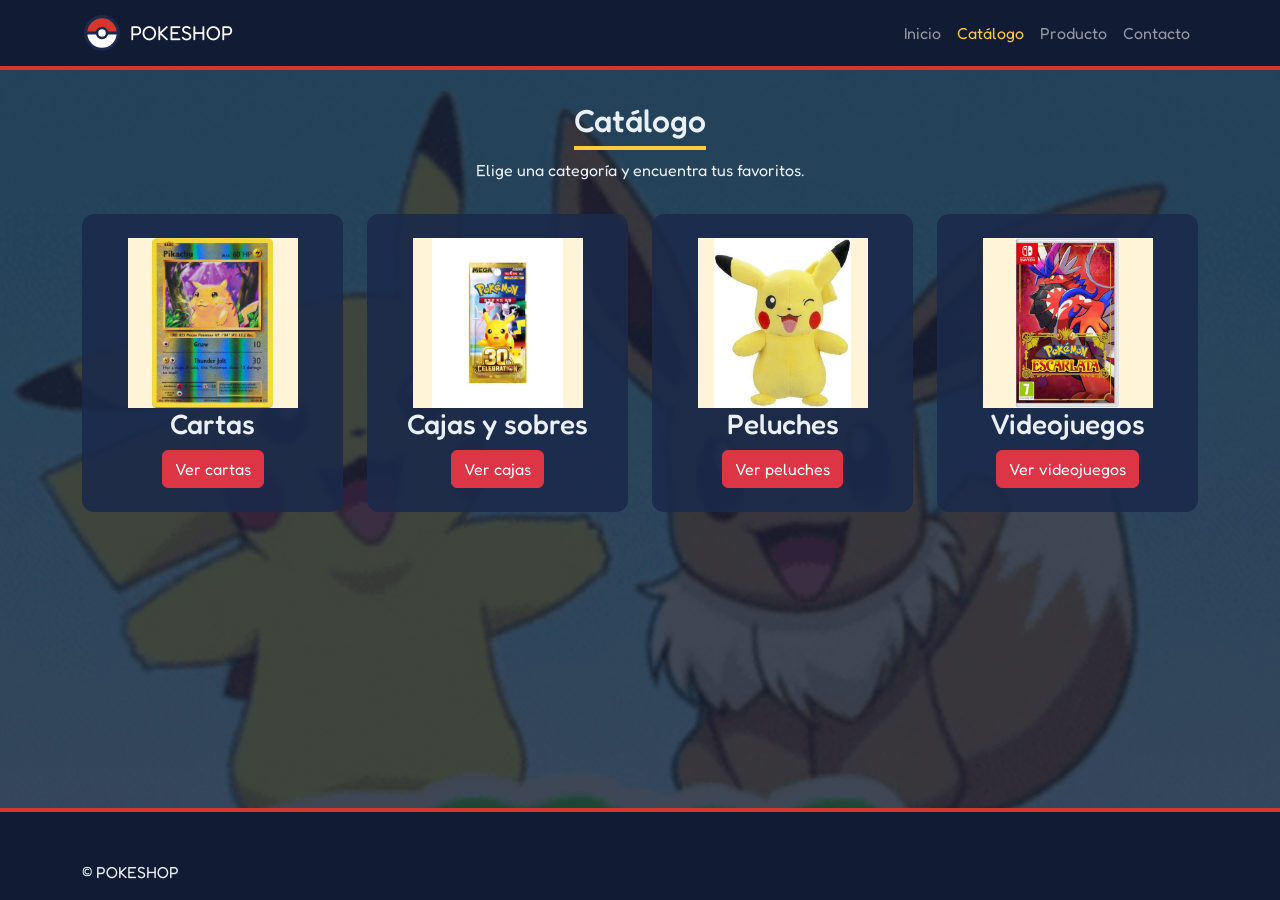
<file: POKESHOP/catalogo.html>
<!DOCTYPE html>

<html lang="es">
<!-- Aquí pongo la configuración y los archivos que necesita la página. -->
<head>
    
    <meta charset="UTF-8">
    
    <meta name="viewport" content="width=device-width, initial-scale=1">
    
    <title>POKESHOP | Catálogo</title>

    <link href="https://fonts.googleapis.com/css2?family=Fredoka:wght@400;500;600&display=swap" rel="stylesheet">
    <!-- Bootstrap -->
    <!-- Cargo los estilos de bootstrap para usar sus diseños. -->
    <link href="https://cdn.jsdelivr.net/npm/bootstrap@5.3.3/dist/css/bootstrap.min.css" rel="stylesheet">

    <link href="css/style.css" rel="stylesheet">
</head>

<body class="d-flex flex-column min-vh-100">
  <!-- Esta parte contiene la cabecera de la página. -->
  <header>
    
    <nav class="navbar navbar-expand-lg navbar-poke sticky-top" data-bs-theme="dark" aria-label="Navegación principal">
      
      <div class="container">
        
        <a class="navbar-brand d-flex align-items-center gap-2" href="index.html">

          <img src="img/logo.svg" alt="" width="40" height="40">
          <span>POKESHOP</span>
        </a>
        
        <button class="navbar-toggler" type="button" data-bs-toggle="collapse" data-bs-target="#menuPrincipal"
                aria-controls="menuPrincipal" aria-expanded="false" aria-label="Abrir o cerrar el menú">
          
          <span class="navbar-toggler-icon"></span>
        </button>
        <!-- Aquí están los enlaces del menú de navegación. -->
        <div class="collapse navbar-collapse" id="menuPrincipal">
          
          <ul class="navbar-nav ms-auto mb-2 mb-lg-0">
            
            <li class="nav-item"><a class="nav-link" href="index.html">Inicio</a></li>
            
            <li class="nav-item"><a class="nav-link active" aria-current="page" href="catalogo.html">Catálogo</a></li>
            
            <li class="nav-item"><a class="nav-link" href="producto.html">Producto</a></li>
            
            <li class="nav-item"><a class="nav-link" href="contacto.html">Contacto</a></li>
          </ul>
        </div>
      </div>
    </nav>
  </header>

<main class="container tienda-main flex-grow-1">

    <section class="presentacion">
        <!-- Este es el título de esta sección. -->
        <h2>Catálogo</h2>
        
        <p>Elige una categoría y encuentra tus favoritos.</p>
    </section>

    <!-- Esta sección muestra los productos de esta categoría. -->
    <section class="productos productos-4" id="productos">

        <article class="tarjeta">
            
            <img src="img/cartapika.jpg" alt="Carta Pikachu">
            
            <h3>Cartas</h3>
            <!-- Este enlace permite ir a otra página o sección. -->
            <a href="cartas.html" class="btn btn-danger">Ver cartas</a>
        </article>

        <article class="tarjeta">
            
            <img src="img/sobre.jpg" alt="Sobre de cartas">
            
            <h3>Cajas y sobres</h3>
            <!-- Este enlace permite ir a otra página o sección. -->
            <a href="cajas.html" class="btn btn-danger">Ver cajas</a>
        </article>

        <article class="tarjeta">
            
            <img src="img/peluchepika.jpg" alt="Peluche Pikachu">
            
            <h3>Peluches</h3>
            <!-- Este enlace permite ir a otra página o sección. -->
            <a href="peluches.html" class="btn btn-danger">Ver peluches</a>
        </article>

        <article class="tarjeta">
            
            <img src="img/videojuego1.jpg" alt="Pokémon Escarlata">
            
            <h3>Videojuegos</h3>
            <!-- Este enlace permite ir a otra página o sección. -->
            <a href="videojuegos.html" class="btn btn-danger">Ver videojuegos</a>
        </article>

    </section>

</main>

  <footer class="footer-poke pt-5 pb-3">
    
    <div class="container">
      
      <p class="mb-0">&copy; POKESHOP</p>
    </div>
  </footer>

  <!-- Cargo javascript de bootstrap para que funcionen sus elementos interactivos. -->
  <script src="https://cdn.jsdelivr.net/npm/bootstrap@5.3.3/dist/js/bootstrap.bundle.min.js"></script>
</body>
</html>
</file>
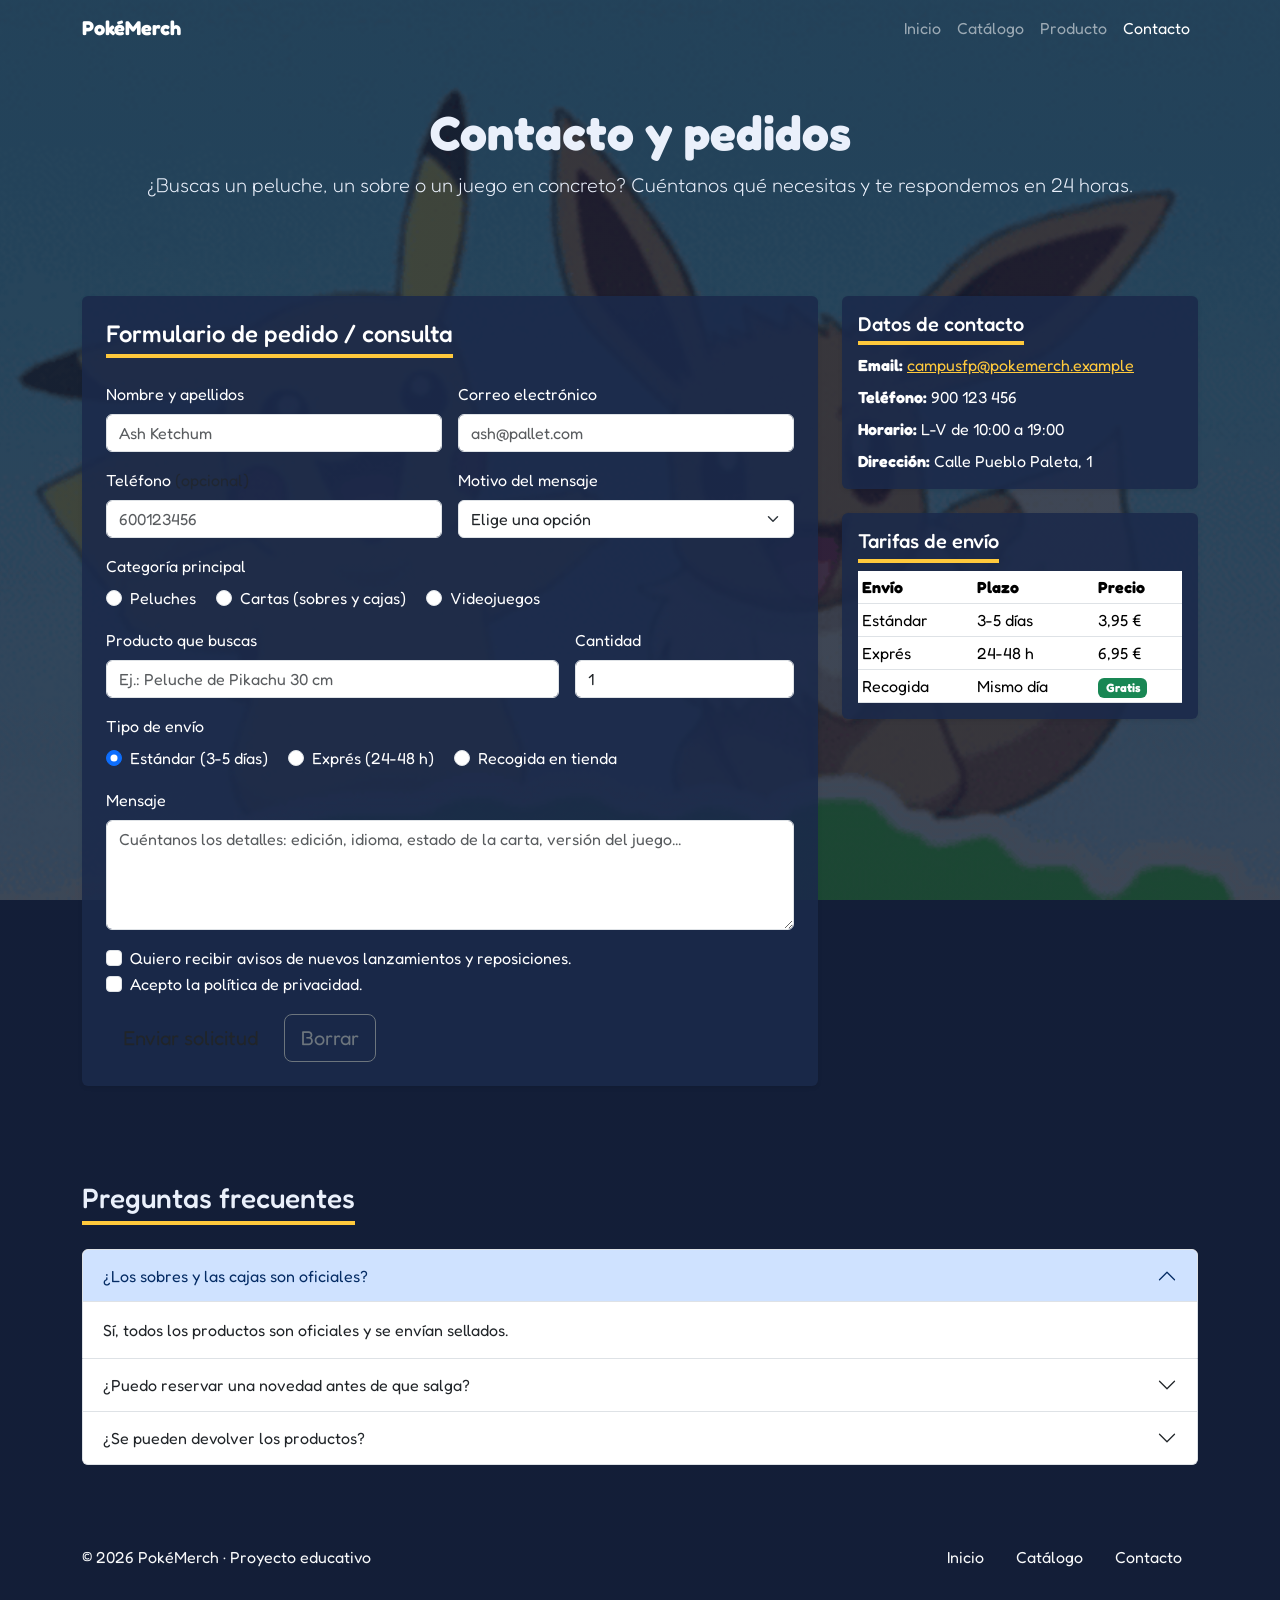
<file: POKESHOP/contacto.html>
<!DOCTYPE html>
<html lang="es">
<head>
  <meta charset="UTF-8">
  <meta name="viewport" content="width=device-width, initial-scale=1">
  <title>Contacto y pedidos | PokéMerch</title>
  <link href="https://fonts.googleapis.com/css2?family=Fredoka:wght@400;500;600&display=swap" rel="stylesheet">
  <link href="https://cdn.jsdelivr.net/npm/bootstrap@5.3.3/dist/css/bootstrap.min.css" rel="stylesheet">
  <link href="css/style.css" rel="stylesheet">
</head>
<body>

  <header>
    <nav class="navbar navbar-expand-lg navbar-dark bg-pokered sticky-top">
      <div class="container">
        <a class="navbar-brand fw-bold" href="index.html">PokéMerch</a>
        <button class="navbar-toggler" type="button" data-bs-toggle="collapse" data-bs-target="#menu" aria-controls="menu" aria-expanded="false" aria-label="Abrir menú">
          <span class="navbar-toggler-icon"></span>
        </button>
        <div class="collapse navbar-collapse" id="menu">
          <ul class="navbar-nav ms-auto">
            <li class="nav-item"><a class="nav-link" href="index.html">Inicio</a></li>
            <li class="nav-item"><a class="nav-link" href="catalogo.html">Catálogo</a></li>
            <li class="nav-item"><a class="nav-link" href="producto.html">Producto</a></li>
            <li class="nav-item"><a class="nav-link active" aria-current="page" href="contacto.html">Contacto</a></li>
          </ul>
        </div>
      </div>
    </nav>
  </header>

  <main>
    <!-- Cabecera de la página -->
    <section class="page-hero text-center py-5">
      <div class="container">
        <h1 class="display-5 fw-bold">Contacto y pedidos</h1>
        <p class="lead mb-0">¿Buscas un peluche, un sobre o un juego en concreto? Cuéntanos qué necesitas y te respondemos en 24 horas.</p>
      </div>
    </section>

    <section class="py-5">
      <div class="container">
        <div class="row g-4">

          <!-- Formulario -->
          <div class="col-12 col-lg-8">
            <div class="card shadow-sm border-0">
              <div class="card-body p-4">
                <h2 class="h4 mb-4">Formulario de pedido / consulta</h2>

                <div id="mensaje-ok" class="alert alert-success d-none" role="alert">
                  ¡Gracias! Hemos recibido tu solicitud y te contestaremos pronto.
                </div>

                <form id="form-contacto" class="needs-validation" novalidate>
                  <div class="row g-3">

                    <div class="col-md-6">
                      <label for="nombre" class="form-label">Nombre y apellidos</label>
                      <input type="text" class="form-control" id="nombre" name="nombre" minlength="3" placeholder="Ash Ketchum" required>
                      <div class="invalid-feedback">Escribe tu nombre (mínimo 3 caracteres).</div>
                    </div>

                    <div class="col-md-6">
                      <label for="email" class="form-label">Correo electrónico</label>
                      <input type="email" class="form-control" id="email" name="email" placeholder="ash@pallet.com" required>
                      <div class="invalid-feedback">Introduce un correo válido.</div>
                    </div>

                    <div class="col-md-6">
                      <label for="telefono" class="form-label">Teléfono <span class="text-muted">(opcional)</span></label>
                      <input type="tel" class="form-control" id="telefono" name="telefono" pattern="[0-9]{9}" placeholder="600123456">
                      <div class="invalid-feedback">Debe tener 9 dígitos.</div>
                    </div>

                    <div class="col-md-6">
                      <label for="motivo" class="form-label">Motivo del mensaje</label>
                      <select class="form-select" id="motivo" name="motivo" required>
                        <option value="" selected disabled>Elige una opción</option>
                        <option value="pedido">Quiero hacer un pedido</option>
                        <option value="disponibilidad">Consultar disponibilidad</option>
                        <option value="reserva">Reservar una caja de sobres</option>
                        <option value="incidencia">Incidencia con un pedido</option>
                        <option value="otro">Otro</option>
                      </select>
                      <div class="invalid-feedback">Selecciona un motivo.</div>
                    </div>

                    <!-- Tipo de producto -->
                    <fieldset class="col-12">
                      <legend class="form-label fs-6">Categoría principal</legend>
                      <div class="form-check form-check-inline">
                        <input class="form-check-input" type="radio" name="categoria" id="cat-peluches" value="peluches" required>
                        <label class="form-check-label" for="cat-peluches">Peluches</label>
                      </div>
                      <div class="form-check form-check-inline">
                        <input class="form-check-input" type="radio" name="categoria" id="cat-cartas" value="cartas">
                        <label class="form-check-label" for="cat-cartas">Cartas (sobres y cajas)</label>
                      </div>
                      <div class="form-check form-check-inline">
                        <input class="form-check-input" type="radio" name="categoria" id="cat-juegos" value="videojuegos">
                        <label class="form-check-label" for="cat-juegos">Videojuegos</label>
                      </div>
                    </fieldset>

                    <div class="col-md-8">
                      <label for="producto" class="form-label">Producto que buscas</label>
                      <input type="text" class="form-control" id="producto" name="producto" placeholder="Ej.: Peluche de Pikachu 30 cm" required>
                      <div class="invalid-feedback">Indica qué producto te interesa.</div>
                    </div>

                    <div class="col-md-4">
                      <label for="cantidad" class="form-label">Cantidad</label>
                      <input type="number" class="form-control" id="cantidad" name="cantidad" min="1" max="20" value="1" required>
                      <div class="invalid-feedback">Entre 1 y 20 unidades.</div>
                    </div>

                    <!-- Envío -->
                    <fieldset class="col-12">
                      <legend class="form-label fs-6">Tipo de envío</legend>
                      <div class="form-check form-check-inline">
                        <input class="form-check-input" type="radio" name="envio" id="envio-estandar" value="estandar" checked>
                        <label class="form-check-label" for="envio-estandar">Estándar (3-5 días)</label>
                      </div>
                      <div class="form-check form-check-inline">
                        <input class="form-check-input" type="radio" name="envio" id="envio-express" value="express">
                        <label class="form-check-label" for="envio-express">Exprés (24-48 h)</label>
                      </div>
                      <div class="form-check form-check-inline">
                        <input class="form-check-input" type="radio" name="envio" id="envio-recogida" value="recogida">
                        <label class="form-check-label" for="envio-recogida">Recogida en tienda</label>
                      </div>
                    </fieldset>

                    <div class="col-12">
                      <label for="mensaje" class="form-label">Mensaje</label>
                      <textarea class="form-control" id="mensaje" name="mensaje" rows="4" minlength="10" maxlength="500" placeholder="Cuéntanos los detalles: edición, idioma, estado de la carta, versión del juego..." required></textarea>
                      <div class="invalid-feedback">Escribe al menos 10 caracteres.</div>
                    </div>

                    <div class="col-12">
                      <div class="form-check">
                        <input class="form-check-input" type="checkbox" id="newsletter" name="newsletter">
                        <label class="form-check-label" for="newsletter">Quiero recibir avisos de nuevos lanzamientos y reposiciones.</label>
                      </div>
                      <div class="form-check">
                        <input class="form-check-input" type="checkbox" id="privacidad" name="privacidad" required>
                        <label class="form-check-label" for="privacidad">Acepto la política de privacidad.</label>
                        <div class="invalid-feedback">Debes aceptarla para enviar el formulario.</div>
                      </div>
                    </div>

                    <div class="col-12 d-flex flex-wrap gap-2">
                      <button type="submit" class="btn btn-pokered btn-lg">Enviar solicitud</button>
                      <button type="reset" class="btn btn-outline-secondary btn-lg">Borrar</button>
                    </div>

                  </div>
                </form>
              </div>
            </div>
          </div>

          <!-- Columna lateral -->
          <aside class="col-12 col-lg-4">
            <div class="card shadow-sm border-0 mb-4">
              <div class="card-body">
                <h2 class="h5">Datos de contacto</h2>
                <ul class="list-unstyled mb-0">
                  <li class="mb-2"><strong>Email:</strong> <a href="mailto:campusfp@pokemerch.example">campusfp@pokemerch.example</a></li>
                  <li class="mb-2"><strong>Teléfono:</strong> 900 123 456</li>
                  <li class="mb-2"><strong>Horario:</strong> L-V de 10:00 a 19:00</li>
                  <li><strong>Dirección:</strong> Calle Pueblo Paleta, 1</li>
                </ul>
              </div>
            </div>

            <div class="card shadow-sm border-0">
              <div class="card-body">
                <h2 class="h5">Tarifas de envío</h2>
                <div class="table-responsive">
                  <table class="table table-sm align-middle mb-0">
                    <thead>
                      <tr><th scope="col">Envío</th><th scope="col">Plazo</th><th scope="col">Precio</th></tr>
                    </thead>
                    <tbody>
                      <tr><td>Estándar</td><td>3-5 días</td><td>3,95 €</td></tr>
                      <tr><td>Exprés</td><td>24-48 h</td><td>6,95 €</td></tr>
                      <tr><td>Recogida</td><td>Mismo día</td><td><span class="badge bg-success">Gratis</span></td></tr>
                    </tbody>
                  </table>
                </div>
              </div>
            </div>
          </aside>
        </div>
      </div>
    </section>

    <!-- Preguntas frecuentes -->
    <section class="py-5 bg-soft" id="faq">
      <div class="container">
        <h2 class="h3 text-center mb-4">Preguntas frecuentes</h2>
        <div class="accordion mx-auto" id="acordeon-faq">
          <div class="accordion-item">
            <h3 class="accordion-header">
              <button class="accordion-button" type="button" data-bs-toggle="collapse" data-bs-target="#faq1" aria-expanded="true" aria-controls="faq1">¿Los sobres y las cajas son oficiales?</button>
            </h3>
            <div id="faq1" class="accordion-collapse collapse show" data-bs-parent="#acordeon-faq">
              <div class="accordion-body">Sí, todos los productos son oficiales y se envían sellados.</div>
            </div>
          </div>
          <div class="accordion-item">
            <h3 class="accordion-header">
              <button class="accordion-button collapsed" type="button" data-bs-toggle="collapse" data-bs-target="#faq2" aria-expanded="false" aria-controls="faq2">¿Puedo reservar una novedad antes de que salga?</button>
            </h3>
            <div id="faq2" class="accordion-collapse collapse" data-bs-parent="#acordeon-faq">
              <div class="accordion-body">Sí. Elige «Reservar una caja de sobres» en el formulario y te avisaremos cuando llegue.</div>
            </div>
          </div>
          <div class="accordion-item">
            <h3 class="accordion-header">
              <button class="accordion-button collapsed" type="button" data-bs-toggle="collapse" data-bs-target="#faq3" aria-expanded="false" aria-controls="faq3">¿Se pueden devolver los productos?</button>
            </h3>
            <div id="faq3" class="accordion-collapse collapse" data-bs-parent="#acordeon-faq">
              <div class="accordion-body">Tienes 14 días para devolver peluches y videojuegos sin abrir. Los sobres sellados también se pueden devolver si no se han abierto.</div>
            </div>
          </div>
        </div>
      </div>
    </section>
  </main>

  <footer class="bg-pokedark text-light py-4">
    <div class="container d-flex flex-column flex-md-row justify-content-between align-items-center gap-2">
      <p class="mb-0">&copy; 2026 PokéMerch · Proyecto educativo</p>
      <ul class="nav">
        <li class="nav-item"><a class="nav-link text-light" href="index.html">Inicio</a></li>
        <li class="nav-item"><a class="nav-link text-light" href="catalogo.html">Catálogo</a></li>
        <li class="nav-item"><a class="nav-link text-light" href="contacto.html">Contacto</a></li>
      </ul>
    </div>
  </footer>

  <script src="https://cdn.jsdelivr.net/npm/bootstrap@5.3.3/dist/js/bootstrap.bundle.min.js"></script>
  <script>
    // Validación con Bootstrap y mensaje de confirmación (sin backend)
    const form = document.getElementById('form-contacto');
    const ok = document.getElementById('mensaje-ok');

    form.addEventListener('submit', function (e) {
      e.preventDefault();
      if (!form.checkValidity()) {
        e.stopPropagation();
        form.classList.add('was-validated');
        return;
      }
      ok.classList.remove('d-none');
      form.reset();
      form.classList.remove('was-validated');
      ok.scrollIntoView({ behavior: 'smooth', block: 'center' });
    });

    form.addEventListener('reset', function () {
      form.classList.remove('was-validated');
    });
  </script>
</body>
</html>
</file>
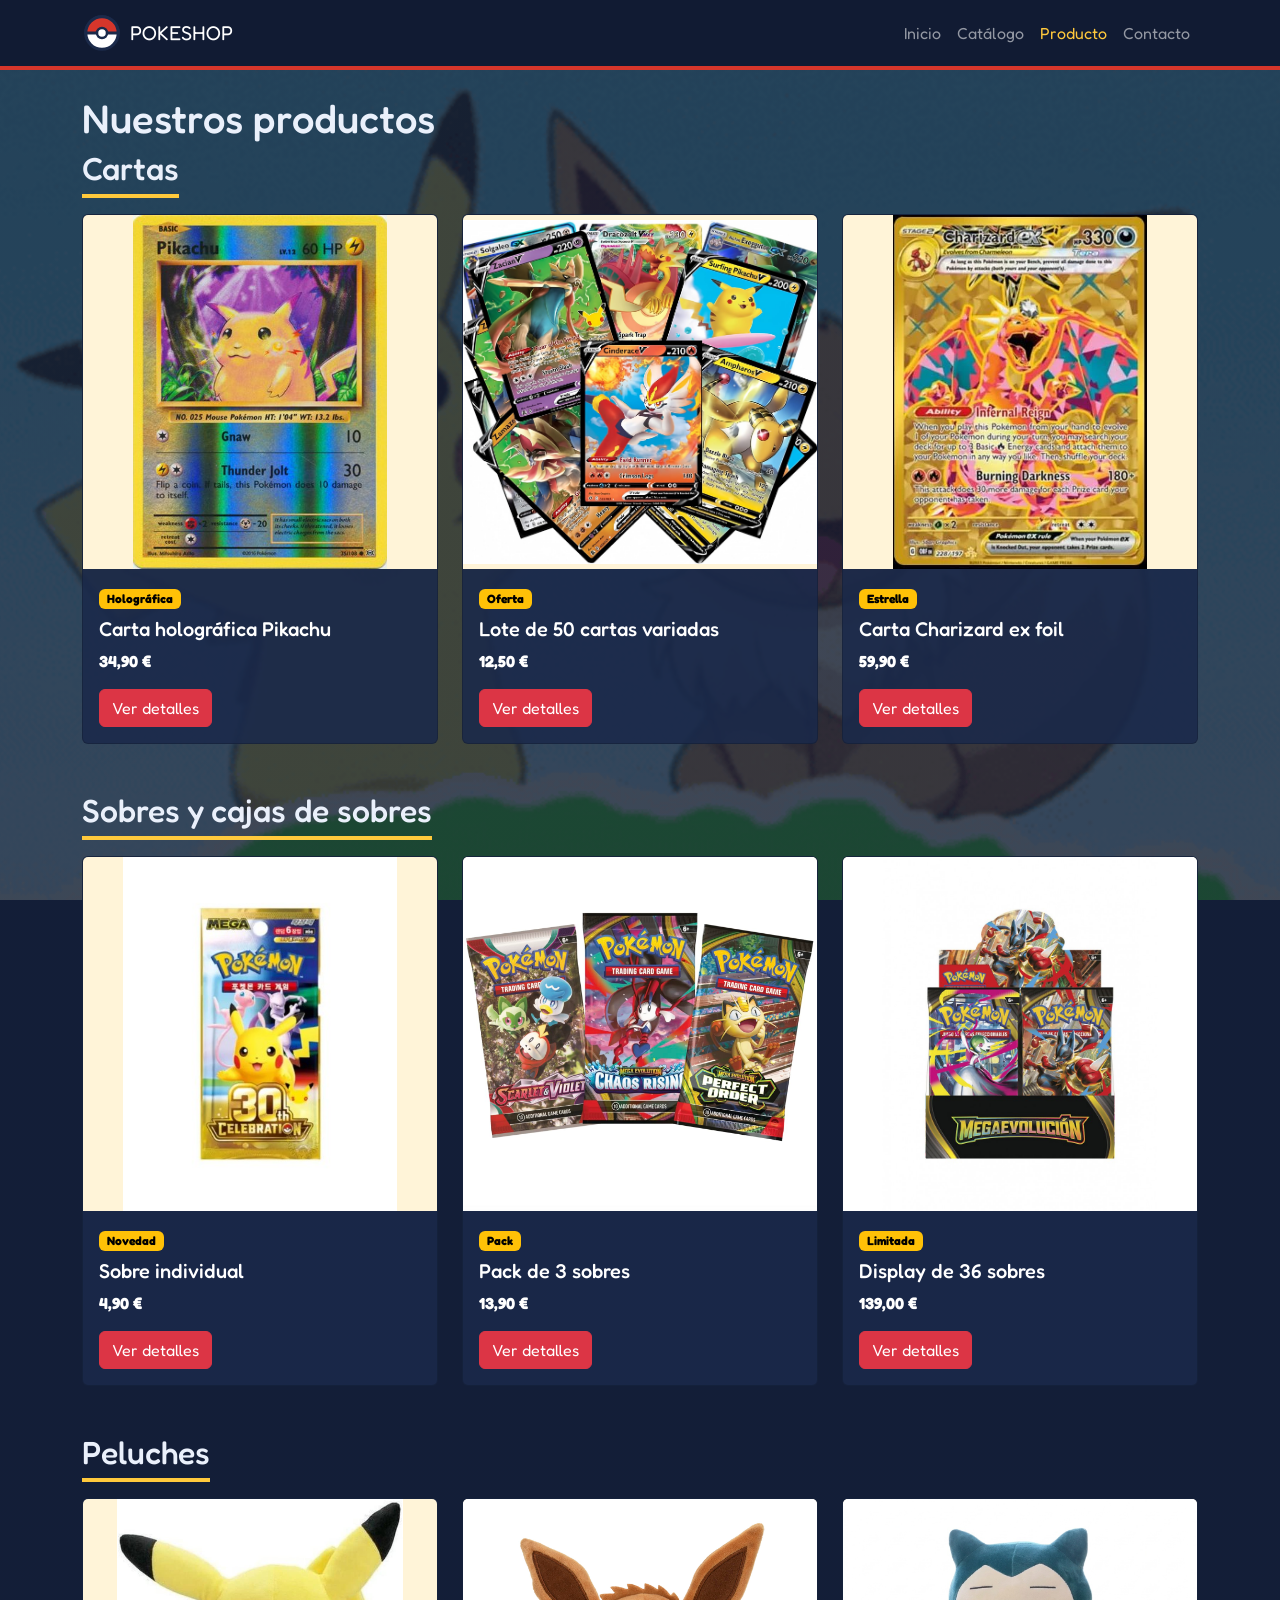
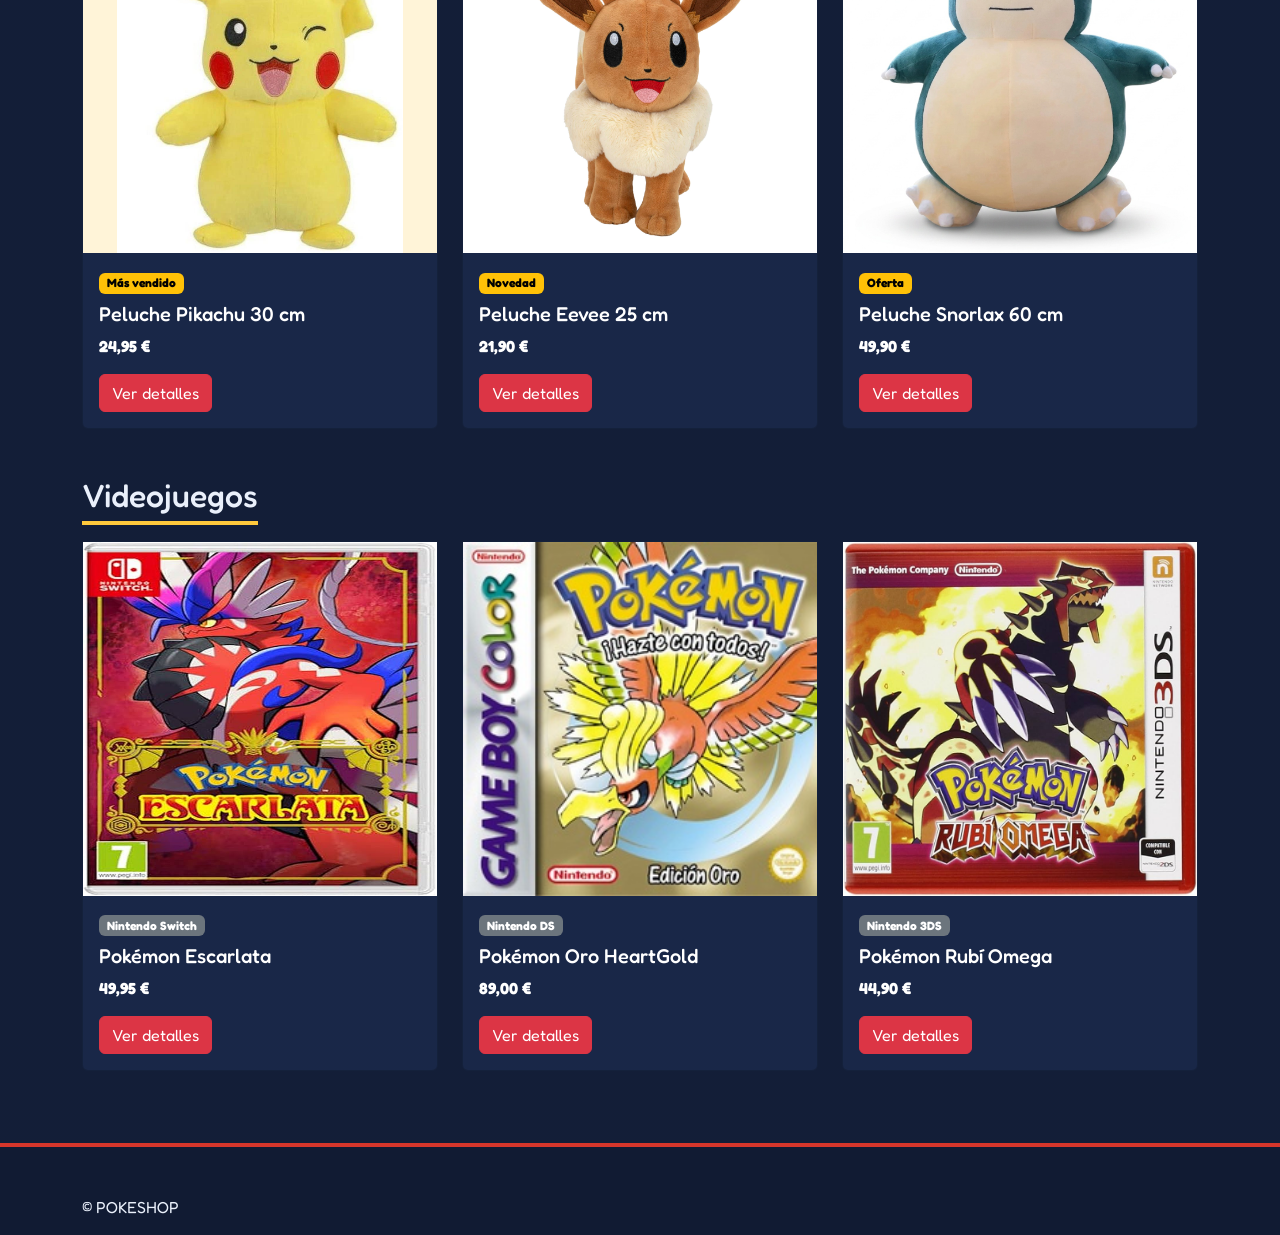
<file: POKESHOP/producto.html>
<!DOCTYPE html>

<html lang="es">
<!-- Aquí pongo la configuración y los archivos que necesita la página. -->
<head>
    
    <meta charset="UTF-8">
    
    <meta name="viewport" content="width=device-width, initial-scale=1">
    
    <title>POKESHOP | Productos</title>

    <link href="https://fonts.googleapis.com/css2?family=Fredoka:wght@400;500;600&display=swap" rel="stylesheet">
    <!-- Bootstrap -->
    <!-- Cargo los estilos de bootstrap para usar sus diseños. -->
    <link href="https://cdn.jsdelivr.net/npm/bootstrap@5.3.3/dist/css/bootstrap.min.css" rel="stylesheet">

    <link href="css/style.css" rel="stylesheet">
</head>

<body class="pagina-productos">
  <!-- Esta parte contiene la cabecera de la página. -->
  <header>
    
    <nav class="navbar navbar-expand-lg navbar-poke sticky-top" data-bs-theme="dark" aria-label="Navegación principal">
      
      <div class="container">
        
        <a class="navbar-brand d-flex align-items-center gap-2" href="index.html">

          <img src="img/logo.svg" alt="" width="40" height="40">
          <span>POKESHOP</span>
        </a>
        
        <button class="navbar-toggler" type="button" data-bs-toggle="collapse" data-bs-target="#menuPrincipal"
                aria-controls="menuPrincipal" aria-expanded="false" aria-label="Abrir o cerrar el menú">
          
          <span class="navbar-toggler-icon"></span>
        </button>
        <!-- Aquí están los enlaces del menú de navegación. -->
        <div class="collapse navbar-collapse" id="menuPrincipal">
          
          <ul class="navbar-nav ms-auto mb-2 mb-lg-0">
            
            <li class="nav-item"><a class="nav-link" href="index.html">Inicio</a></li>
            
            <li class="nav-item"><a class="nav-link" href="catalogo.html">Catálogo</a></li>
            
            <li class="nav-item"><a class="nav-link active" aria-current="page" href="producto.html">Producto</a></li>
            
            <li class="nav-item"><a class="nav-link" href="contacto.html">Contacto</a></li>
          </ul>
        </div>
      </div>
    </nav>
  </header>

<main class="container py-4">
    
    <h1>Nuestros productos</h1>
    <!-- Esta sección agrupa una parte del contenido de la página. -->
    <section id="cartas" class="mb-5">
      <!-- Este es el título de esta sección. -->
      <h2 class="mb-3">Cartas</h2>
      
      <div class="row g-4">
        
        <div class="col-12 col-sm-6 col-lg-4">
          
          <article class="card h-100">
            
            <div class="ratio ratio-1x1">
              
              <img src="img/cartapika.jpg" class="card-img-top object-fit-contain" alt="Carta holográfica Pikachu">
            </div>
            
            <div class="card-body">
              <span class="badge text-bg-warning">Holográfica</span>
              
              <h3 class="card-title h5 mt-2">Carta holográfica Pikachu</h3>
              
              <p class="card-text fw-bold">34,90 €</p>
              <!-- Este enlace permite ir a otra página o sección. -->
              <a href="cartas.html" class="btn btn-danger">Ver detalles</a>
            </div>
          </article>
        </div>
        
        <div class="col-12 col-sm-6 col-lg-4">
          
          <article class="card h-100">
            
            <div class="ratio ratio-1x1">
              
              <img src="img/lote50.jpg" class="card-img-top object-fit-contain" alt="Lote de 50 cartas variadas">
            </div>
            
            <div class="card-body">
              <span class="badge text-bg-warning">Oferta</span>
              
              <h3 class="card-title h5 mt-2">Lote de 50 cartas variadas</h3>
              
              <p class="card-text fw-bold">12,50 €</p>
              <!-- Este enlace permite ir a otra página o sección. -->
              <a href="cartas.html" class="btn btn-danger">Ver detalles</a>
            </div>
          </article>
        </div>
        
        <div class="col-12 col-sm-6 col-lg-4">
          
          <article class="card h-100">
            
            <div class="ratio ratio-1x1">
              
              <img src="img/charizard.jpg" class="card-img-top object-fit-contain" alt="Carta Charizard ex foil">
            </div>
            
            <div class="card-body">
              <span class="badge text-bg-warning">Estrella</span>
              
              <h3 class="card-title h5 mt-2">Carta Charizard ex foil</h3>
              
              <p class="card-text fw-bold">59,90 €</p>
              <!-- Este enlace permite ir a otra página o sección. -->
              <a href="cartas.html" class="btn btn-danger">Ver detalles</a>
            </div>
          </article>
        </div>
      </div>
    </section>
    <!-- Esta sección agrupa una parte del contenido de la página. -->
    <section id="sobres" class="mb-5">
      <!-- Este es el título de esta sección. -->
      <h2 class="mb-3">Sobres y cajas de sobres</h2>
      
      <div class="row g-4">
        
        <div class="col-12 col-sm-6 col-lg-4">
          
          <article class="card h-100">
            
            <div class="ratio ratio-1x1">
              
              <img src="img/sobre.jpg" class="card-img-top object-fit-contain" alt="Sobre individual">
            </div>
            
            <div class="card-body">
              <span class="badge text-bg-warning">Novedad</span>
              
              <h3 class="card-title h5 mt-2">Sobre individual</h3>
              
              <p class="card-text fw-bold">4,90 €</p>
              <!-- Este enlace permite ir a otra página o sección. -->
              <a href="cajas.html" class="btn btn-danger">Ver detalles</a>
            </div>
          </article>
        </div>
        
        <div class="col-12 col-sm-6 col-lg-4">
          
          <article class="card h-100">
            
            <div class="ratio ratio-1x1">
              
              <img src="img/pack3.jpg" class="card-img-top object-fit-contain" alt="Pack de 3 sobres">
            </div>
            
            <div class="card-body">
              <span class="badge text-bg-warning">Pack</span>
              
              <h3 class="card-title h5 mt-2">Pack de 3 sobres</h3>
              
              <p class="card-text fw-bold">13,90 €</p>
              <!-- Este enlace permite ir a otra página o sección. -->
              <a href="cajas.html" class="btn btn-danger">Ver detalles</a>
            </div>
          </article>
        </div>
        
        <div class="col-12 col-sm-6 col-lg-4">
          
          <article class="card h-100">
            
            <div class="ratio ratio-1x1">
              
              <img src="img/display36.jpg" class="card-img-top object-fit-contain" alt="Display de 36 sobres">
            </div>
            
            <div class="card-body">
              <span class="badge text-bg-warning">Limitada</span>
              
              <h3 class="card-title h5 mt-2">Display de 36 sobres</h3>
              
              <p class="card-text fw-bold">139,00 €</p>
              <!-- Este enlace permite ir a otra página o sección. -->
              <a href="cajas.html" class="btn btn-danger">Ver detalles</a>
            </div>
          </article>
        </div>
      </div>
    </section>
    <!-- Esta sección agrupa una parte del contenido de la página. -->
    <section id="peluches" class="mb-5">
      <!-- Este es el título de esta sección. -->
      <h2 class="mb-3">Peluches</h2>
      
      <div class="row g-4">
        
        <div class="col-12 col-sm-6 col-lg-4">
          
          <article class="card h-100">
            
            <div class="ratio ratio-1x1">
              
              <img src="img/peluchepika.jpg" class="card-img-top object-fit-contain" alt="Peluche Pikachu 30 cm">
            </div>
            
            <div class="card-body">
              <span class="badge text-bg-warning">Más vendido</span>
              
              <h3 class="card-title h5 mt-2">Peluche Pikachu 30 cm</h3>
              
              <p class="card-text fw-bold">24,95 €</p>
              <!-- Este enlace permite ir a otra página o sección. -->
              <a href="peluches.html" class="btn btn-danger">Ver detalles</a>
            </div>
          </article>
        </div>
        
        <div class="col-12 col-sm-6 col-lg-4">
          
          <article class="card h-100">
            
            <div class="ratio ratio-1x1">
              
              <img src="img/pelucheeve.jpg" class="card-img-top object-fit-contain" alt="Peluche Eevee 25 cm">
            </div>
            
            <div class="card-body">
              <span class="badge text-bg-warning">Novedad</span>
              
              <h3 class="card-title h5 mt-2">Peluche Eevee 25 cm</h3>
              
              <p class="card-text fw-bold">21,90 €</p>
              <!-- Este enlace permite ir a otra página o sección. -->
              <a href="peluches.html" class="btn btn-danger">Ver detalles</a>
            </div>
          </article>
        </div>
        
        <div class="col-12 col-sm-6 col-lg-4">
          
          <article class="card h-100">
            
            <div class="ratio ratio-1x1">
              
              <img src="img/snorlax-peluche-gigante-frente.jpg" class="card-img-top object-fit-contain" alt="Peluche Snorlax 60 cm">
            </div>
            
            <div class="card-body">
              <span class="badge text-bg-warning">Oferta</span>
              
              <h3 class="card-title h5 mt-2">Peluche Snorlax 60 cm</h3>
              
              <p class="card-text fw-bold">49,90 €</p>
              <!-- Este enlace permite ir a otra página o sección. -->
              <a href="peluches.html" class="btn btn-danger">Ver detalles</a>
            </div>
          </article>
        </div>
      </div>
    </section>
    <!-- Esta sección agrupa una parte del contenido de la página. -->
    <section id="juegos" class="mb-5">
      <!-- Este es el título de esta sección. -->
      <h2 class="mb-3">Videojuegos</h2>
      
      <div class="row g-4">
        
        <div class="col-12 col-sm-6 col-lg-4">
          
          <article class="card h-100">
            
            <div class="ratio ratio-1x1">
              
              <img src="img/videojuego1.jpg">
            </div>
            
            <div class="card-body">
              <span class="badge text-bg-secondary">Nintendo Switch</span>
              
              <h3 class="card-title h5 mt-2">Pokémon Escarlata</h3>
              
              <p class="card-text fw-bold">49,95 €</p>
              <!-- Este enlace permite ir a otra página o sección. -->
              <a href="videojuegos.html" class="btn btn-danger">Ver detalles</a>
            </div>
          </article>
        </div>
        
        <div class="col-12 col-sm-6 col-lg-4">
          
          <article class="card h-100">
            
            <div class="ratio ratio-1x1">
              
              <img src="img/pokeoro.jpg">
            </div>
            
            <div class="card-body">
              <span class="badge text-bg-secondary">Nintendo DS</span>
              
              <h3 class="card-title h5 mt-2">Pokémon Oro HeartGold</h3>
              
              <p class="card-text fw-bold">89,00 €</p>
              <!-- Este enlace permite ir a otra página o sección. -->
              <a href="videojuegos.html" class="btn btn-danger">Ver detalles</a>
            </div>
          </article>
        </div>
        
        <div class="col-12 col-sm-6 col-lg-4">
          
          <article class="card h-100">
            
            <div class="ratio ratio-1x1">
              
              <img src="img/pokerubi.jpg">
            </div>
            
            <div class="card-body">
              <span class="badge text-bg-secondary">Nintendo 3DS</span>
              
              <h3 class="card-title h5 mt-2">Pokémon Rubí Omega</h3>
              
              <p class="card-text fw-bold">44,90 €</p>
              <!-- Este enlace permite ir a otra página o sección. -->
              <a href="videojuegos.html" class="btn btn-danger">Ver detalles</a>
            </div>
          </article>
        </div>
      </div>
    </section>
  </main>

  <footer class="footer-poke pt-5 pb-3">
    
    <div class="container">
      
      <p class="mb-0">&copy; POKESHOP</p>
    </div>
  </footer>

  <!-- Cargo javascript de bootstrap para que funcionen sus elementos interactivos. -->
  <script src="https://cdn.jsdelivr.net/npm/bootstrap@5.3.3/dist/js/bootstrap.bundle.min.js"></script>
</body>
</html>
</file>
<file: POKESHOP/css/style.css>
/* Colores de la página */
:root {
  --rojo: #d6362b;
  --azul: #1b2a4a;
  --azul-oscuro: #111b33;
  --amarillo: #ffc93c;
  --tarjeta: rgba(27, 42, 74, 0.88);
}

/* Estilo general */
body {
  font-family: "Fredoka", sans-serif;
  color: #eaf0fb;
  background: linear-gradient(rgba(17, 27, 51, 0.8), rgba(17, 27, 51, 0.8)), url("../img/fondo.gif") center / cover fixed;
  background-color: var(--azul);
}

html { scroll-padding-top: 90px; }

a { color: var(--amarillo); }
a:hover { color: #fff; }

/* Títulos */
main h2 {
  display: inline-block;
  padding-bottom: 0.35rem;
  border-bottom: 4px solid var(--amarillo);
}

/* Menú */
.navbar-poke {
  background-color: var(--azul-oscuro);
  border-bottom: 4px solid var(--rojo);
}

.navbar-poke .nav-link:hover,
.navbar-poke .nav-link.active {
  color: var(--amarillo);
}

/* Pie de página */
.footer-poke {
  background-color: var(--azul-oscuro);
  border-top: 4px solid var(--rojo);
}

/* Banner principal */
.hero .lead { max-width: 34rem; }
.hero-img { max-height: 280px; }

/* Carrusel */
.carousel-item img {
  aspect-ratio: 1 / 1;
  object-fit: cover;
}

.carousel-caption {
  left: 0;
  right: 0;
  bottom: 0;
  text-align: left;
  background-color: var(--tarjeta);
}

/* Preguntas frecuentes (Chat)*/
.accordion-poke {
  --bs-accordion-bg: rgba(255, 255, 255, 0.85);
  --bs-accordion-active-bg: var(--amarillo);
  --bs-accordion-active-color: var(--azul);
}

/* Tienda */
.tienda-main {
  margin-top: 2rem;
  margin-bottom: 2rem;
}

.presentacion {
  text-align: center;
  margin-bottom: 2rem;
}

/* Productos */
.productos {
  display: grid;
  grid-template-columns: repeat(auto-fit, minmax(240px, 1fr));
  gap: 1.5rem;
}

.tarjeta {
  background-color: var(--tarjeta);
  border-radius: 12px;
  padding: 1.5rem;
  text-align: center;
}

.tarjeta img {
  width: 170px;
  height: 170px;
  object-fit: contain;
  background-color: #fff4d8;
}

.precio {
  color: var(--amarillo);
  font-size: 1.6rem;
  font-weight: bold;
}

/* Detalles del producto */
.seccion {
  background-color: var(--tarjeta);
  border-radius: 12px;
  padding: 2rem;
  margin-top: 2rem;
}

.producto {
  display: grid;
  grid-template-columns: repeat(auto-fit, minmax(280px, 1fr));
  gap: 2rem;
  align-items: center;
}

.imagen {
  background-color: #fff4d8;
  border-radius: 12px;
  padding: 1rem;
  text-align: center;
}

.imagen img {
  width: 100%;
  max-height: 280px;
  object-fit: contain;
}

.stock { color: #5fd38d; }

/* Tarjetas de Bootstrap */
.card {
  --bs-card-bg: var(--tarjeta);
  --bs-card-color: #fff;
}

.card-img-top { background-color: #fff4d8; }
</file>
